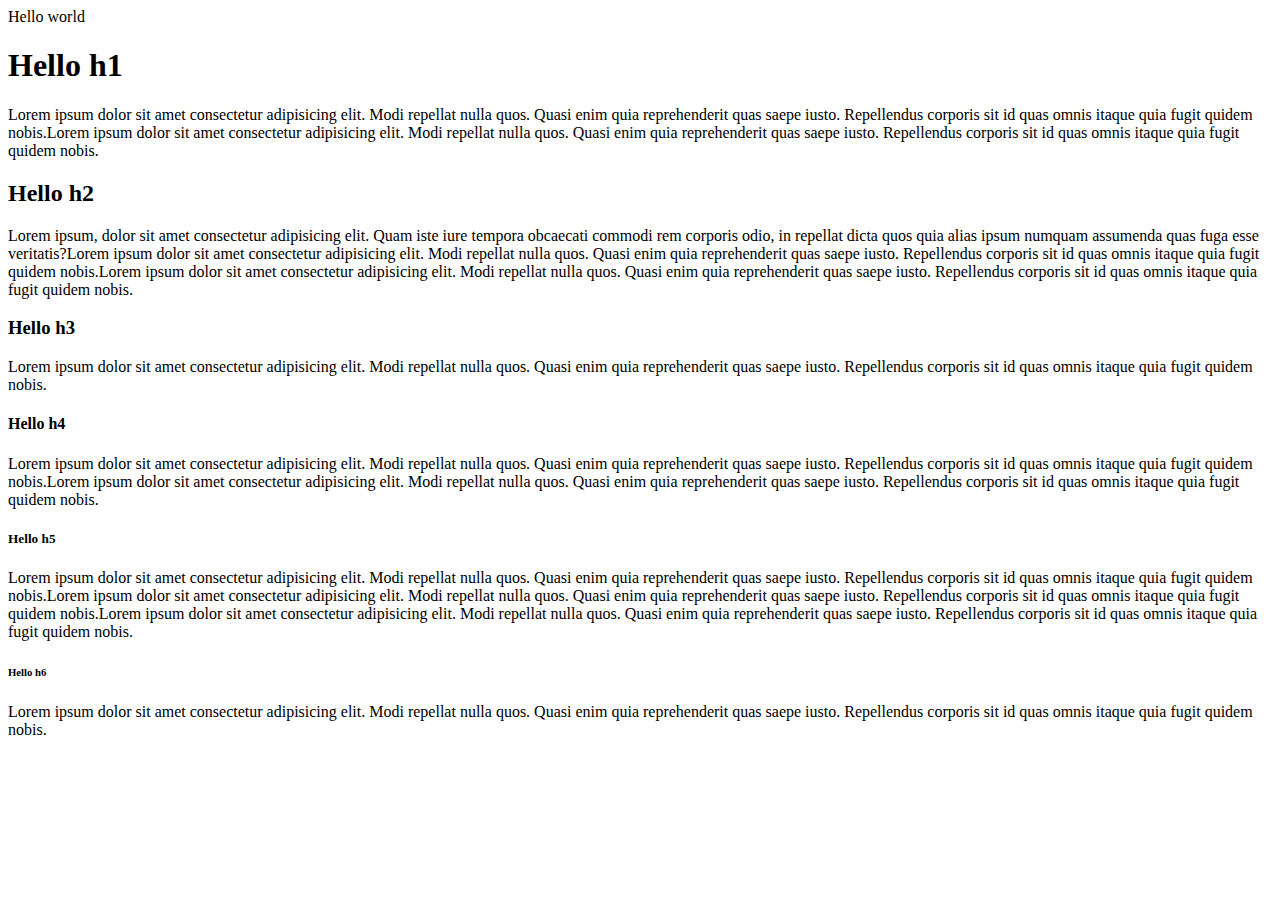
<file: index.html>
<!DOCTYPE html>
<html lang="en">
<head>
    <meta charset="UTF-8">
    <meta name="viewport" content="width=device-width, initial-scale=1.0">
    <title>My first work</title>
</head>
<body>
    Hello world
    <h1> Hello h1</h1>
    <p>Lorem ipsum dolor sit amet consectetur adipisicing elit. Modi repellat nulla quos. Quasi enim quia reprehenderit quas saepe iusto. Repellendus corporis sit id quas omnis itaque quia fugit quidem nobis.Lorem ipsum dolor sit amet consectetur adipisicing elit. Modi repellat nulla quos. Quasi enim quia reprehenderit quas saepe iusto. Repellendus corporis sit id quas omnis itaque quia fugit quidem nobis.</p>
    <h2>Hello h2</h2>
    <p>Lorem ipsum, dolor sit amet consectetur adipisicing elit. Quam iste iure tempora obcaecati commodi rem corporis odio, in repellat dicta quos quia alias ipsum numquam assumenda quas fuga esse veritatis?Lorem ipsum dolor sit amet consectetur adipisicing elit. Modi repellat nulla quos. Quasi enim quia reprehenderit quas saepe iusto. Repellendus corporis sit id quas omnis itaque quia fugit quidem nobis.Lorem ipsum dolor sit amet consectetur adipisicing elit. Modi repellat nulla quos. Quasi enim quia reprehenderit quas saepe iusto. Repellendus corporis sit id quas omnis itaque quia fugit quidem nobis.</p>
    <h3>Hello h3</h3>
    <p>Lorem ipsum dolor sit amet consectetur adipisicing elit. Modi repellat nulla quos. Quasi enim quia reprehenderit quas saepe iusto. Repellendus corporis sit id quas omnis itaque quia fugit quidem nobis.</p>
    <h4>Hello h4</h4>
    <p>Lorem ipsum dolor sit amet consectetur adipisicing elit. Modi repellat nulla quos. Quasi enim quia reprehenderit quas saepe iusto. Repellendus corporis sit id quas omnis itaque quia fugit quidem nobis.Lorem ipsum dolor sit amet consectetur adipisicing elit. Modi repellat nulla quos. Quasi enim quia reprehenderit quas saepe iusto. Repellendus corporis sit id quas omnis itaque quia fugit quidem nobis.</p>
    <h5>Hello h5</h5>
    <p>Lorem ipsum dolor sit amet consectetur adipisicing elit. Modi repellat nulla quos. Quasi enim quia reprehenderit quas saepe iusto. Repellendus corporis sit id quas omnis itaque quia fugit quidem nobis.Lorem ipsum dolor sit amet consectetur adipisicing elit. Modi repellat nulla quos. Quasi enim quia reprehenderit quas saepe iusto. Repellendus corporis sit id quas omnis itaque quia fugit quidem nobis.Lorem ipsum dolor sit amet consectetur adipisicing elit. Modi repellat nulla quos. Quasi enim quia reprehenderit quas saepe iusto. Repellendus corporis sit id quas omnis itaque quia fugit quidem nobis.</p>
    <h6>Hello h6</h6>
    <p>Lorem ipsum dolor sit amet consectetur adipisicing elit. Modi repellat nulla quos. Quasi enim quia reprehenderit quas saepe iusto. Repellendus corporis sit id quas omnis itaque quia fugit quidem nobis.</p>
</body>
</html>
</file>
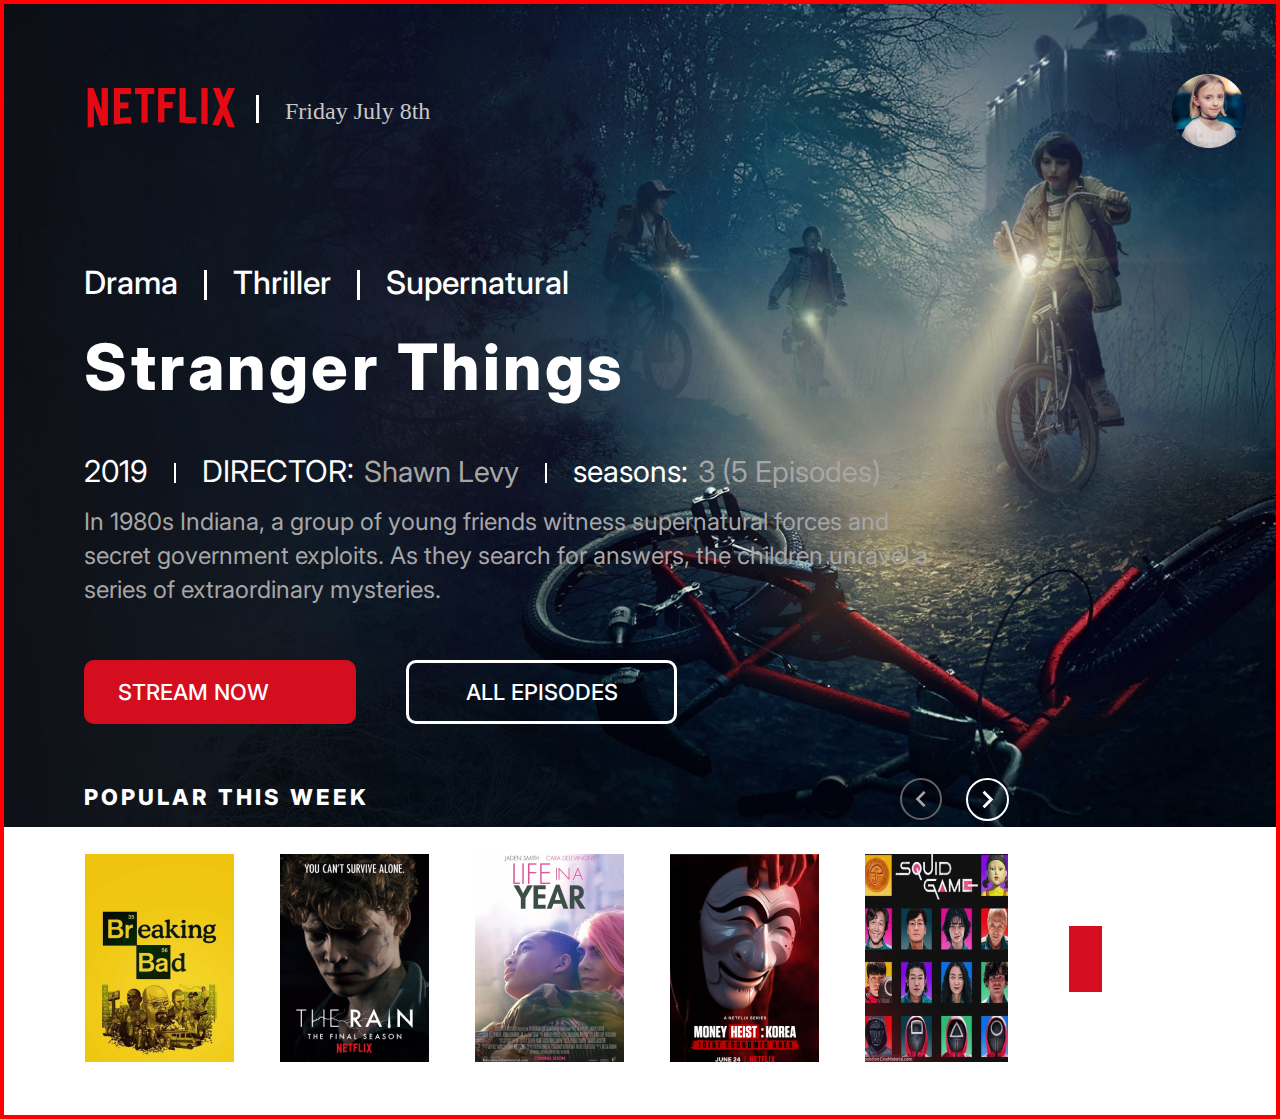
<file: hw5/index.html>
<!DOCTYPE html>
<html lang="en">
<head>
    <meta charset="UTF-8">
    <meta name="viewport" content="width=device-width, initial-scale=1.0">
    <title>netflix</title>
    <link rel="stylesheet" href="https://cdnjs.cloudflare.com/ajax/libs/font-awesome/6.5.1/css/all.min.css" integrity="sha512-DTOQO9RWCH3ppGqcWaEA1BIZOC6xxalwEsw9c2QQeAIftl+Vegovlnee1c9QX4TctnWMn13TZye+giMm8e2LwA==" crossorigin="anonymous" referrerpolicy="no-referrer" />
    <link rel="preconnect" href="https://fonts.googleapis.com">
    <link rel="preconnect" href="https://fonts.gstatic.com" crossorigin>
    <link href="https://fonts.googleapis.com/css2?family=Inter:wght@500&display=swap" rel="stylesheet">
    <link rel="stylesheet" href="style/style.css">
    <link rel="stylesheet" href="style/reset.css">
</head>
<body>
    <section class="section-block">        
        <div class="header-container">
            <div class="logo">
                <a href="#">
                    <img src="img/netflix-logo.png" alt="log" class="img-logo">
                </a>
                <span class="vertical-line" id="line"></span>
                <p class="date">Friday July 8th</p>
            </div>
                <div class="avatar">
                    <i class="fas fa-search elements"></i> 
                    <img src="img/Ellipse.png" alt="elli">
                </div>             
        </div>  
        <div class="kategory">
            <p class="drama">Drama</p>
            <div class="vertical-line2"></div>
            <p class="thriller">Thriller</p>
            <div class="vertical-line3"></div>
            <p class="supernatural">Supernatural</p>
        </div>
             <h1>Stranger Things</h1>
        <div class="word-container">
            <p class="word1">2019</p>
            <div class="vertical-line4"></div>
            <p class="word2">DIRECTOR:</p>
            <p class="word3">Shawn Levy</p>
            <div class="vertical-line5"></div>
            <p class="word4">seasons:</p>
            <p class="word5">3 (5 Episodes)</p>
        </div>
        <p class="description">In 1980s Indiana, a group of young friends witness supernatural forces and secret government exploits. As they search for answers, the children unravel a series of extraordinary mysteries.</p>
        <div class="star">
            <i class="fa-solid fa-star"></i>
            <i class="fa-solid fa-star"></i>
            <i class="fa-solid fa-star"></i>
            <i class="fa-regular fa-star"></i>
            <i class="fa-regular fa-star"></i>
        </div>
        <div class="buttons">
            <a href="#"  class="video-button">
                <span class="button-text">STREAM NOW</span>
                <i class="fas fa-play-circle video-icon"></i>
            </a>
            <a href="#"  class="episodes-button">
                <span class="button-text-alt">ALL EPISODES
               </span>           
            </a>
        </div>
        <div class="bottom-buttons">
            <a href="#" class="text">POPULAR THIS WEEK
            </a> 
            <span class="custom-button-left">
                <svg xmlns="http://www.w3.org/2000/svg" width="34" height="34" viewBox="0 0 34 34" fill="none">
                    <path d="M19.6916 25.075L21.5892 23.1774L15.4253 17L21.5892 10.8226L19.6916 8.925L11.6166 17L19.6916 25.075Z" fill="#A7A6A6"/>
                  </svg>
            </span>
            <span class="custom-button-right">
                <svg xmlns="http://www.w3.org/2000/svg" width="35" height="35" viewBox="0 0 35 35" fill="none">
                    <path d="M14.5959 8.7875L12.5485 10.8349L19.199 17.5L12.5485 24.1651L14.5959 26.2125L23.3084 17.5L14.5959 8.7875Z" fill="white"/>
                    </svg>
            </span>
        </div> 
    <div class="section-footer">
        <div class="footer">
            <a href="#">
                <img src="img/Bad.png" alt="Breaking Bad" class="Bad">
            </a>
            <a href="#">
                <img src="img/Rain.png" alt="The Rain" class="Rain">
            </a>
            <a href="#">
                <img src="img/Life.png" alt="Life in a year" class="Life">
            </a>
            <a href="#">
                <img src="img/Heist.png" alt="Money Heist" class="Heist">
            </a>
            <a href="#">
                <img src="img/Game.png" alt="Squid game" class="game">
            </a>
        </div>
            <div class="block">
                <div class="rod"></div>
                <div class="grey">
                    <p class="age">16+</p>
                </div>  
            </div>
    </div>      
</section>   
</body>
</html>
</file>
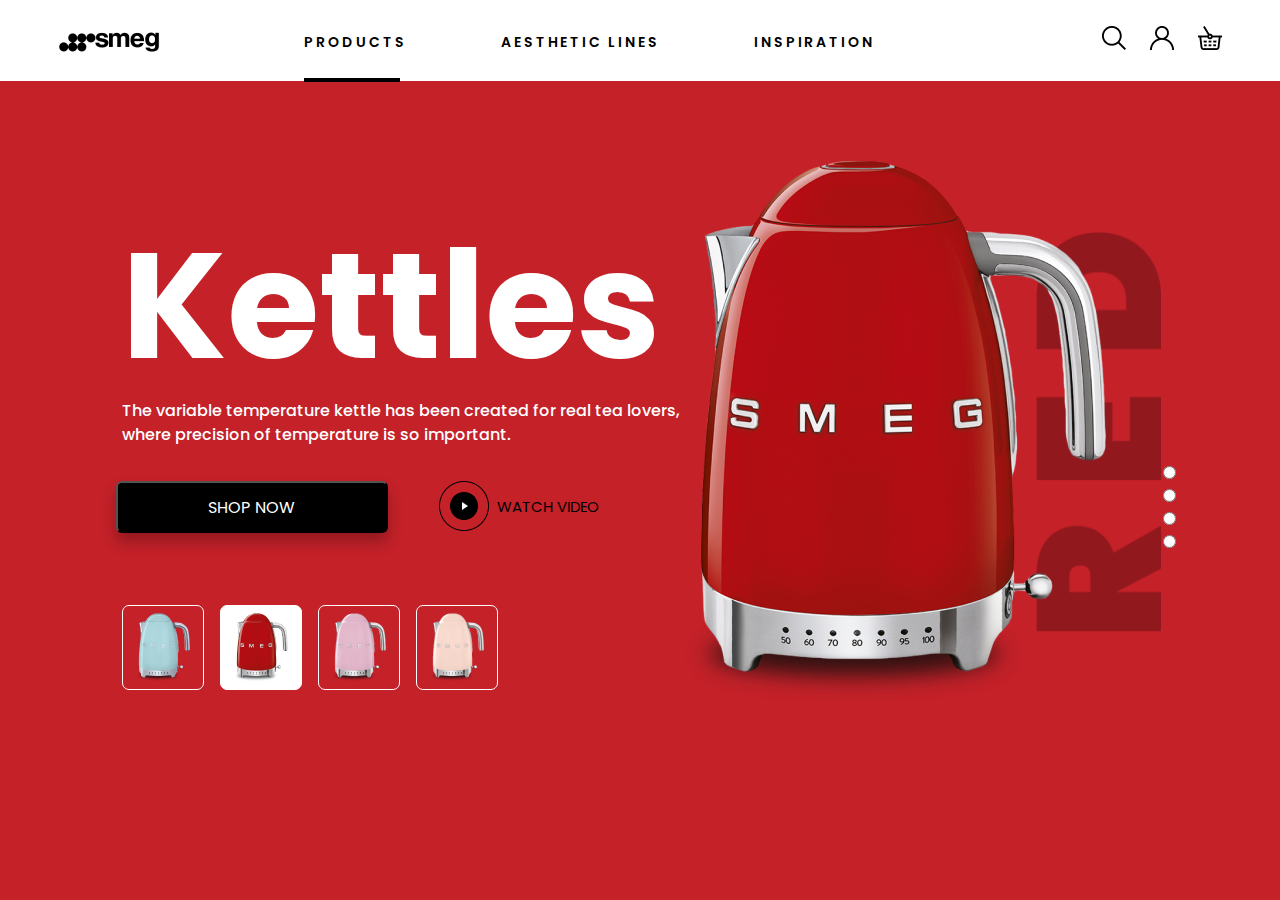
<file: hw7/index.html>
<!DOCTYPE html>
<html lang="en">
<head>
    <meta charset="UTF-8">
    <meta name="viewport" content="width=device-width, initial-scale=1.0">
    <title>Kettles</title>
    <link rel="preconnect" href="https://fonts.googleapis.com">
    <link rel="preconnect" href="https://fonts.gstatic.com" crossorigin>
    <link href="https://fonts.googleapis.com/css2?family=Inter:wght@500&family=Poppins:wght@600&display=swap" rel="stylesheet">
    <link rel="stylesheet" href="style/style.css">
</head>
<body>
    <header>
        <div class="header-block">
            <img src="img/Smeg_logo .png" alt="logo" class="logo">
            <nav class="navigation">
                <ul>
                    <li><a href="#">PRODUCTS</a></li>
                    <li><a href="#">AESTHETIC LINES</a></li>
                    <li><a href="#">INSPIRATION</a></li>
                </ul>
            </nav>
            <div class="icons">
                <img src="img/magnifying-glass.png" alt="glass" class="glass-icon">
                <img src="img/user.png" alt="user" class="user-icon">
                <img src="img/shopping-cart.png" alt="cart" class="cart-icon">             
            </div>           
        </div>
    </header>
    <section  class="wrapper">
        <div class="blok-left">
            <h1>Kettles</h1>
            <p>
                The variable temperature kettle has been created for real tea lovers, where precision of temperature is so important. 
            </p>     
            <div class="buttons">
              <button class="Shop-now">SHOP NOW</button>
              <button class="watch-video"><img src="img/video.png" alt="video">WATCH VIDEO</button>
            </div>          
            <div class="small-block">
               <div class="small"><img src="img/Smeg_1.png" alt="cmall_1"></div>
               <div class="small"><img src="img/Smeg_2.png" alt="cmall_2"></div>
               <div class="small"><img src="img/Smeg_3.png" alt="cmall_3"></div>
               <div class="small"><img src="img/Smeg_4.png" alt="cmall_4"></div>
            </div>
        </div>
        <div class="block-right">
            <img src="img/Smeg.png" alt="kettle" class="ketle-rot">
            <img src="img/RED.png" alt="red" class="red-rot">
        </div>
        <div class="circles">
            <input type="radio" name="group">
            <input type="radio" name="group">
            <input type="radio" name="group">
            <input type="radio" name="group">
        </div>
    </section>
</body>   
</html>
</file>
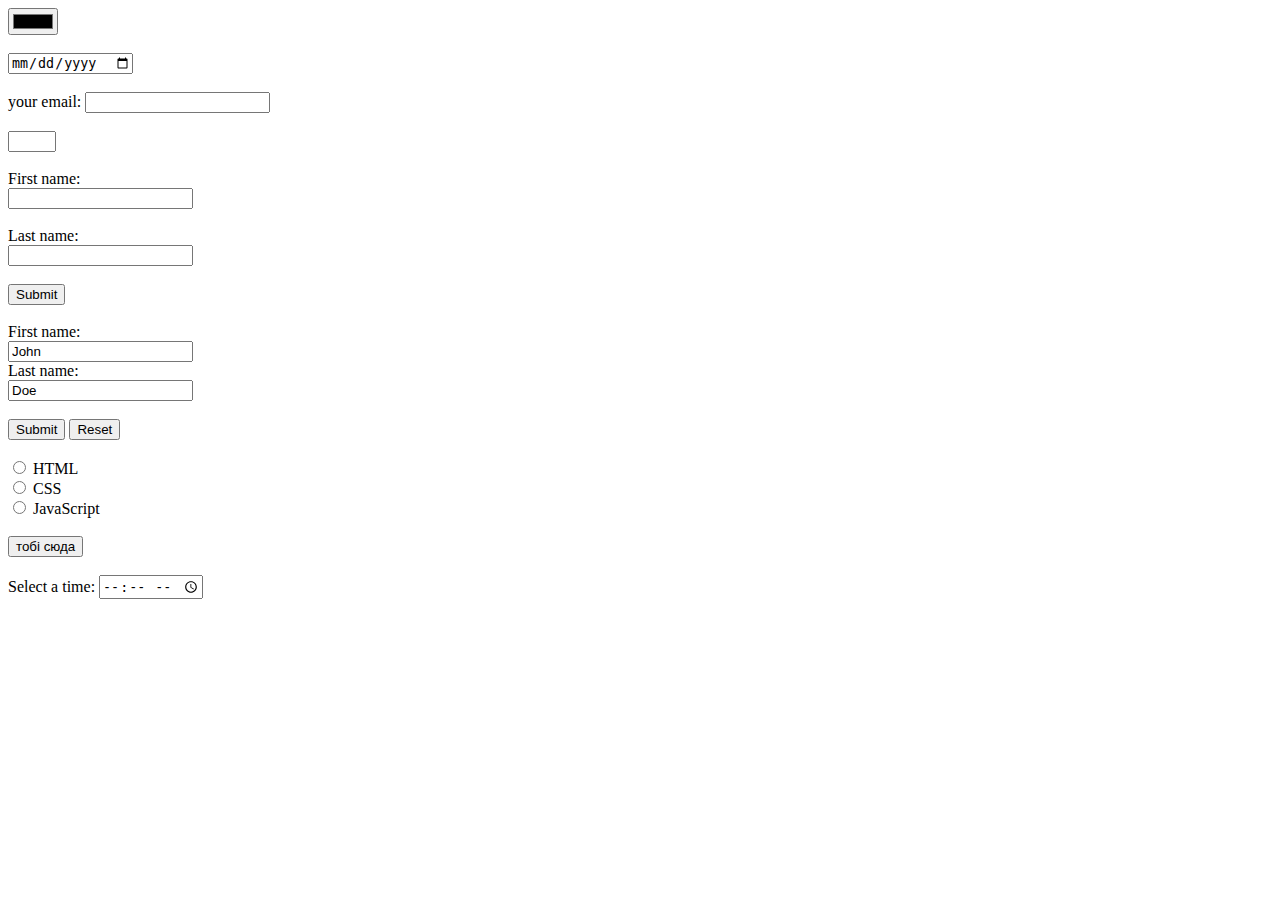
<file: form.html>
<!DOCTYPE html>
<html lang="en">
<head>
    <meta charset="UTF-8">
    <meta name="viewport" content="width=device-width, initial-scale=1.0">
    <title>input</title>
</head>
<body>
    <form action="">
    <input type="color" name="" id="">
    <br><br>
    <input type="date" name="" id="">
    <br><br>
    <label for="email">your email:</label>
    <input type="email" id="email" name="email">
    <br><br>
    <label for="quantity">
    <input type="number" id="quantity" name="quantity" min="1" max="5">
    <br><br>
    <label for="fname">First name:</label><br>
    <input type="text" id="fname" name="fname">
    <br><br>
    <label for="lname">Last name:</label>
    <br>
    <input type="text" id="lname" name="lname">
    <br><br>
    <input type="submit" value="Submit">
    <br><br>
    <label for="fname">First name:</label><br>
    <input type="text" id="fname" name="fname" value="John"><br>
    <label for="lname">Last name:</label><br>
    <input type="text" id="lname" name="lname" value="Doe"><br><br>
    <input type="submit" value="Submit">
    <input type="reset" value="Reset">
    <br><br>
    <input type="radio" id="html" name="fav_language" value="HTML">
    <label for="html">HTML</label><br>
    <input type="radio" id="css" name="fav_language" value="CSS">
    <label for="css">CSS</label><br>
    <input type="radio" id="javascript" name="fav_language" value="JavaScript">
    <label for="javascript">JavaScript</label>
    <br><br>
    <input type="button" onclick="alert('Hello World!')" value="тобі сюда">
    <br><br>
    <label for="appt">Select a time:</label>
  <input type="time" id="appt" name="appt">
</form>
</body>
</html>
</file>
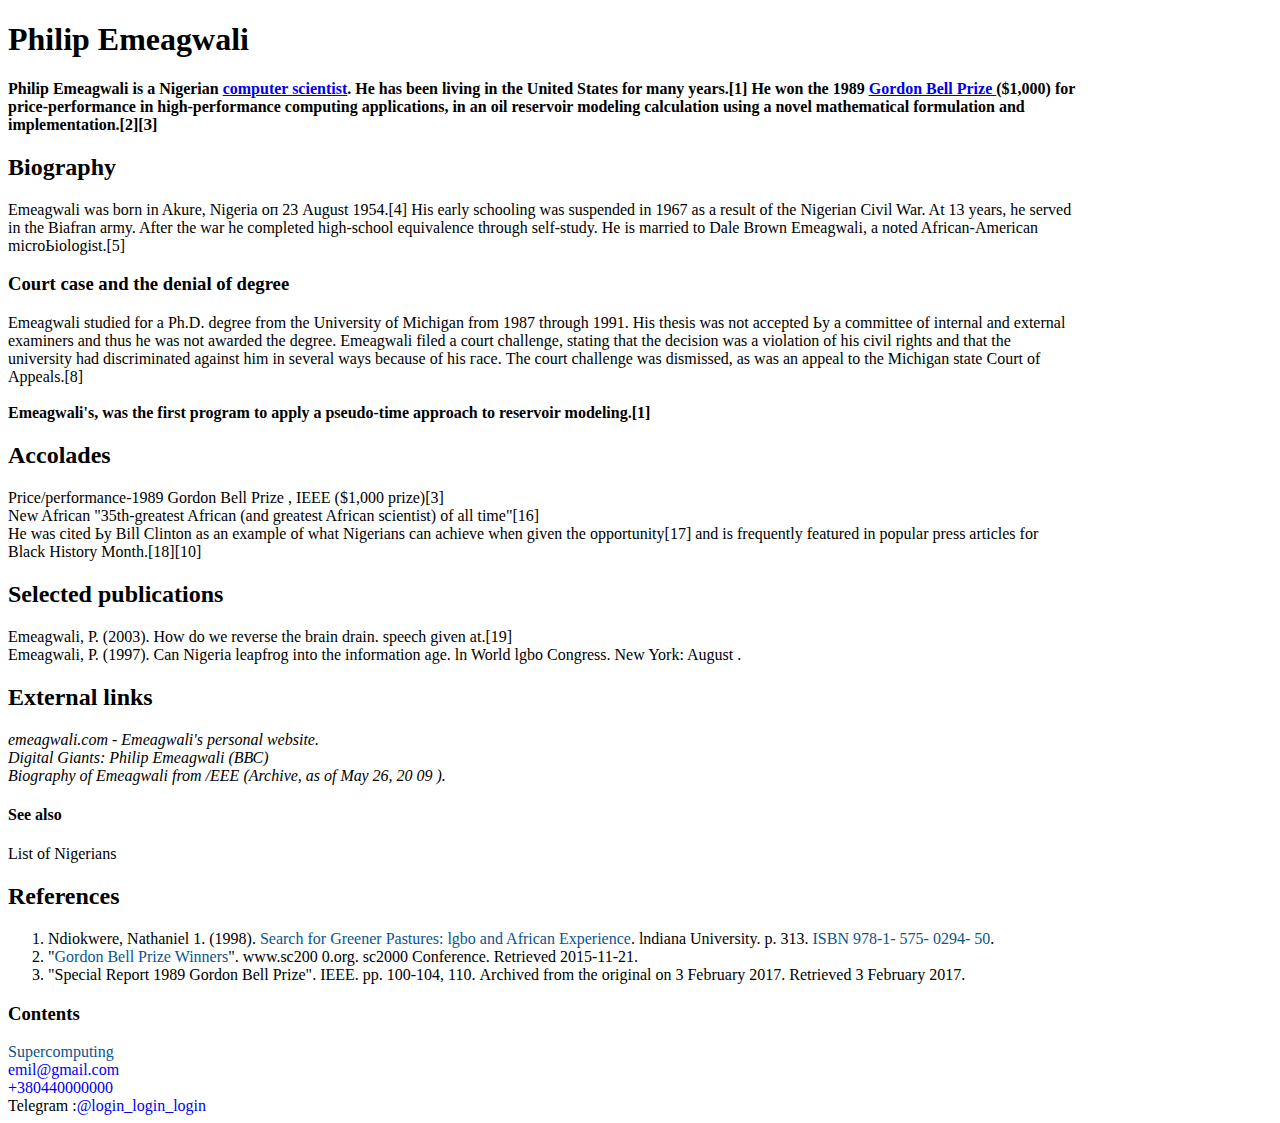
<file: pdf.html>
<!DOCTYPE html>
<html lang="en">
<head>
    <meta charset="UTF-8">
    <meta name="viewport" content="width=device-width, initial-scale=1.0">
    <title>PDF</title>
</head>
<body>
    <h1>Philip Emeagwali</h1>
    <p>
       <strong>Philip Emeagwali is а Nigerian <a href="#">computer scientist</a>. Не has been living in the United States for many years.[1] Не won the 1989  <a href="#">Gordon Bell Prize </a>($1,000) for <br>price-performance in high-performance computing applications, in an oil reservoir modeling calculation using а novel mathematical formulation and <br>implementation.[2][З]</strong>
        
    </p>
    <h2>Biography</h2>
    <p>
        Emeagwali was born in Akure, Nigeria оп 23 August 1954.[4] His early schooling was suspended in 1967 as а result of the Nigerian Civil War. At 13 years, he served <br>in the Biafran army. After the war he completed high-school equivalence through self-study. Не is married to Dale Brown Emeagwali, а noted African-American <br>microЬiologist.[5]
    </p>
    <h3>Court case and the denial of degree</h3>
    <p>
        Emeagwali studied for а Ph.D. degree from the University of Michigan from 1987 through 1991. His thesis was not accepted Ьу а committee of internal and external <br>examiners and thus he was not awarded the degree. Emeagwali filed а court challenge, stating that the decision was а violation of his civil rights and that the <br>university had discriminated against him in several ways because of his гасе. The court challenge was dismissed, as was an appeal to the Michigan state Court of <br>Appeals.[8]
       <br>
       <br><strong> Emeagwali's, was the first program to apply а pseudo-time approach to reservoir modeling.[1]</strong>
    </p>
    <h2>Accolades</h2>
    <p>
        Price/performance-1989 Gordon Bell Prize , IEEE ($1,000 prize)[3]
        <br>New African "35th-greatest African (and greatest African scientist) of all time"[16]
        <br>Не was cited Ьу Bill Clinton as an example of what Nigerians can achieve when given the opportunity[17] and is frequently featured in popular press articles for <br>Black History Month.[18][10]
    </p>
    <h2>Selected publications</h2>
    <p>
        Emeagwali, Р. (2003). How do we reverse the brain drain. speech given at.[19]
        <br>Emeagwali, Р. (1997). Can Nigeria leapfrog into the information age. ln World lgbo Congress. New York: August .
    </p>
    <h2>External links</h2>
    <p>
        <em>emeagwali.com - Emeagwali's personal website. <br>Digital Giants: Philip Emeagwali (ВВС)
        <br>Biography of Emeagwali from /ЕЕЕ (Archive, as of Мау 26, 20 09 ).</em>
    </p>
    <h4>See also</h4>
    <p>List of Nigerians</p>
    <h2>References</h2>
    <ol>
        <li>
            Ndiokwere, Nathaniel 1. (1998). <span style="color: rgb(7, 85, 142);">Search for Greener Pastures: lgbo and African Experience</span>. lndiana University. р. 313. <span style="color: rgb(7, 85, 142);">ISBN 978-1- 575- 0294- 50</span>.
        </li>
        <li>
            "<span style="color: rgb(7, 85, 142);">Gordon Bell Prize Winners</span>". www.sc200 0.org. sc2000 Conference. Retrieved 2015-11-21.
        </li>
        <li>
            "Special Report 1989 Gordon Bell Prize". IEEE. рр. 100-104, 110. Archived from the original on 3 February 2017. Retrieved 3 February 2017.
        </li>
    </ol>
    <h3>Contents</h3>
   <div>
    <span style="color: rgb(7, 85, 142);">Supercomputing</span>
    <br><a href="mailto:emil@gmail.com" style="text-decoration: none;">emil@gmail.com</a>
    <br><a href="tel:+380440000000" style="text-decoration: none;">+380440000000</a>
    <br>Telegram :<a href="https:telegram-group" style="text-decoration: none;">@login_login_login</a>
   </div> 
    
</body>
</html>
</file>
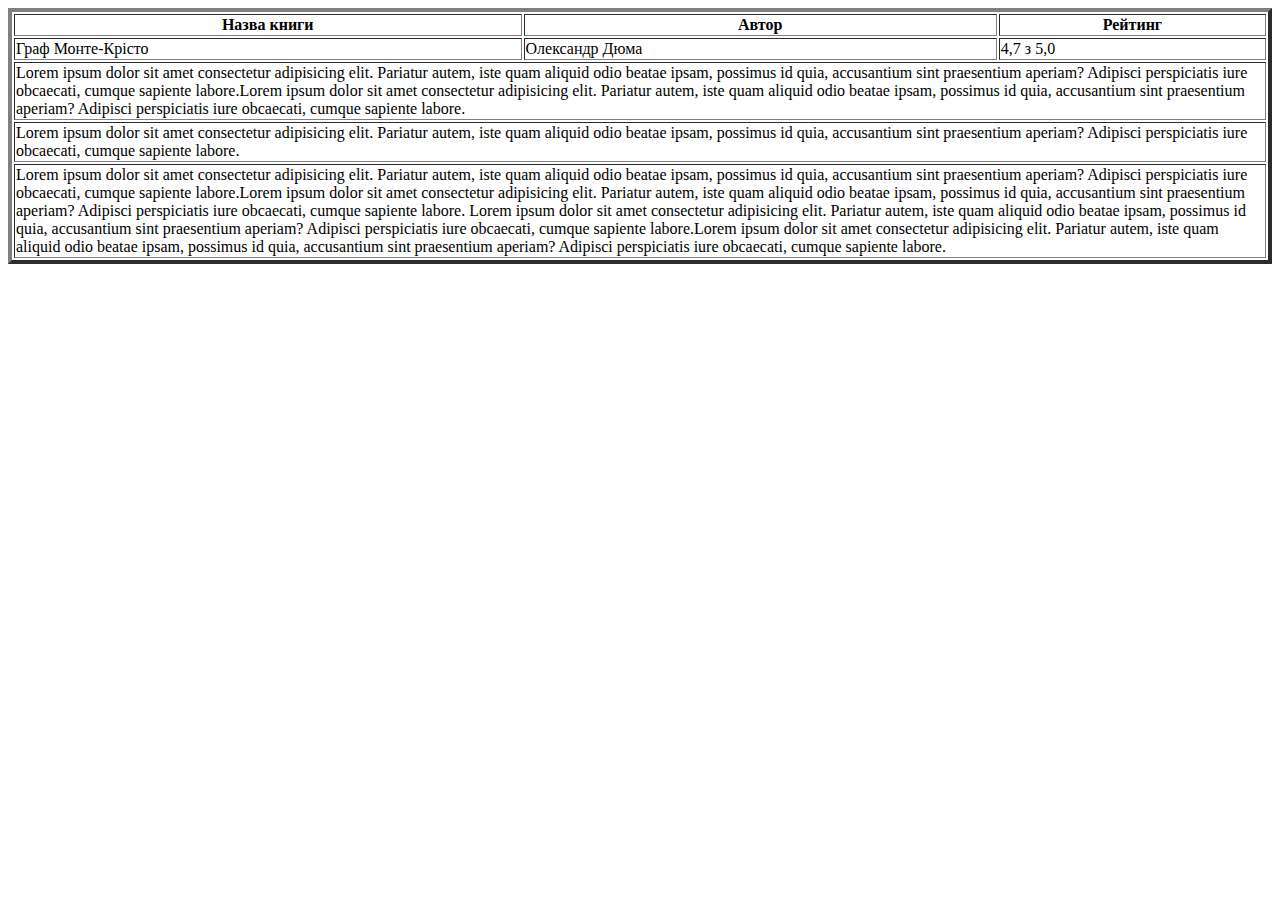
<file: table.html>
<!DOCTYPE html>
<html lang="en">
<head>
    <meta charset="UTF-8">
    <meta name="viewport" content="width=device-width, initial-scale=1.0">
    <title>Document</title>
</head>
<body>
    <table border="4" style="width: 100%;">
        <thead>
        <tr>
            <th>Назва книги</th>
            <th>Автор</th>
            <th>Рейтинг</th>
        </tr>
    </thead>
    <tbody>
        <tr>
            <td>Граф Монте-Крісто</td>
            <td>Олександр Дюма</td>
            <td>4,7 з 5,0</td>
        </tr>
        <tr>
            <td colspan="3">Lorem ipsum dolor sit amet consectetur adipisicing elit. Pariatur autem, iste quam aliquid odio beatae ipsam, possimus id quia, accusantium sint praesentium aperiam? Adipisci perspiciatis iure obcaecati, cumque sapiente labore.Lorem ipsum dolor sit amet consectetur adipisicing elit. Pariatur autem, iste quam aliquid odio beatae ipsam, possimus id quia, accusantium sint praesentium aperiam? Adipisci perspiciatis iure obcaecati, cumque sapiente labore.</td>
        </tr>
        <tr>
            <td colspan="3">Lorem ipsum dolor sit amet consectetur adipisicing elit. Pariatur autem, iste quam aliquid odio beatae ipsam, possimus id quia, accusantium sint praesentium aperiam? Adipisci perspiciatis iure obcaecati, cumque sapiente labore.</td>
        </tr>
        <tr>
            <td colspan="3">Lorem ipsum dolor sit amet consectetur adipisicing elit. Pariatur autem, iste quam aliquid odio beatae ipsam, possimus id quia, accusantium sint praesentium aperiam? Adipisci perspiciatis iure obcaecati, cumque sapiente labore.Lorem ipsum dolor sit amet consectetur adipisicing elit. Pariatur autem, iste quam aliquid odio beatae ipsam, possimus id quia, accusantium sint praesentium aperiam? Adipisci perspiciatis iure obcaecati, cumque sapiente labore.
                Lorem ipsum dolor sit amet consectetur adipisicing elit. Pariatur autem, iste quam aliquid odio beatae ipsam, possimus id quia, accusantium sint praesentium aperiam? Adipisci perspiciatis iure obcaecati, cumque sapiente labore.Lorem ipsum dolor sit amet consectetur adipisicing elit. Pariatur autem, iste quam aliquid odio beatae ipsam, possimus id quia, accusantium sint praesentium aperiam? Adipisci perspiciatis iure obcaecati, cumque sapiente labore.
            </td>
        </tr>
        
        
    </tbody>
    </table>
    
</body>
</html>
</file>
<file: hw5/style/style.css>
*{
    box-sizing: border-box;
}
body{
    margin: 0;
    font-family: 'Inter', sans-serif;
    background-image: url('../img/Rectangle.png'); 
    background-repeat: no-repeat;
    background-size: 100%;
    background-position: top;
}
.a{
    display: inline-block;    
}
.section-block{
    padding-left: 80px;
    padding-top: 70px;
    margin: 0 auto;
    border: 4px solid red;    
}
.header-container{
   
    margin: 0 auto;
    display: flex;
    justify-content: space-between;
    align-items: center;
    flex-direction: row;
    margin-bottom: 115px;
}
.logo{
    display: flex;
    align-items: center;
    flex-direction: row;
    

}

.logo img{
    width: 156px;
    display: inline-block;
   
}
.vertical-line{
    display: inline-block;
    background-color: #FFF;
    width: 3px; 
    height: 28px;  
    margin: 0px 26px 5px 16px;
}
.vertical-line2,
.vertical-line3{
    display: inline-block;
    background-color: #FFF;
    width: 3px; 
    height: 30px;  
    margin: 5px 26px 0px 26px;
}
.vertical-line4,
.vertical-line5{
    display: inline-block;
    background-color: #FFF;
    width: 2px; 
    height: 20px;  
    margin: 3px 26px 0px 26px;
}
.date{
    color: #C8C8C8;
    width: 213px;
    font-size: 24px;
    font-weight: 500;
    line-height: normal;
    display: inline-block;
}
.avatar{
    display: flex;
    align-items: center;
    margin-right: 30px;
}
.elements{
    color: #FFF;
    font-size: 43px;
    margin-right: 45px;
}
.kategory{
    display: flex;
    align-items: center;
    margin-bottom: 26px;
}
.drama,
.thriller,
.supernatural{
    color: #FFF;
    font-family: Inter;
    font-size: 32px;
    font-style: normal;
    font-weight: 500;
    line-height: normal;
}
a{
    display: inline-block;
}
body h1{
    color: #FFF;
    width: 580px;
    height: 94px;
    font-family: Inter;
    font-size: 64px;
    font-weight: 800;
    line-height: normal;
    letter-spacing: 3.52px;
    margin-bottom: 34px;   
}
.word-container{
    display: flex;
    align-items: center;
    margin-bottom: 19px;
}
.word1,
.word2,
.word4{
    color: #FFF;
    font-family: Inter;
    font-size: 30px;
}
.word3,
.word5{
    color: #A7A6A6;
    font-family: Inter;
    font-size: 29px;
    margin-left: 10px;
}
.description{
    width: 864px;
    color: #A7A6A6;
    font-family: Inter;
    font-size: 24px;
    font-style: normal;
    font-weight: 400;
    line-height: 141.523%;
    margin-bottom: 28px;
    padding-bottom: 0;
}
.star{
    color: #FFEA2B;
    font-size: 32px;
    margin-bottom: 53px;
}
.star i:nth-child(4){
    color: #FFF; 
}
.star i:nth-child(5){
    color: #FFF; 
}
.buttons{
    display: flex;
    align-items: center;
    margin-bottom: 54px;
}
.video-button{
    display: flex;
    align-items: center;
    width: 272px;
    height: 64px;
    border-radius: 10px;
    background: #D40D1F;
    padding: 0;
    margin-right: 50px;
    text-decoration: none;
}
.button-text{
    color: #FFF;
    font-family: Inter;
    font-size: 22px;
    font-weight: 500;
    margin-right: 16px;
    margin-left: 34px;
}
.video-icon{
    color: #FFF;
    font-size: 32px;
    margin: 0;
}
.episodes-button{
    display: flex;
    align-items: center;
    width: 271px;
    height: 64px;
    border-radius: 10px;
    border: 3px solid #FFF;
    background-color: transparent;
    text-decoration: none;
    justify-content: center;
}
.button-text-alt{
    width: 184px;
    color: #FFF;
    font-family: Inter;
    font-size: 22px;
    font-weight: 500;
   text-align: center;
   
}
.text{
    width: 342px;
    height: 26px;
    color: #FFF;
    font-family: Inter;
    font-size: 22px;
    font-weight: 800;
    text-decoration: none;
    letter-spacing: 2.97px;
    margin-right: 524px;
}
.bottom-buttons{
    display: flex;
    align-items: center;
    margin-bottom: 32px;
    width: 925px;
}
.custom-button-left {
    display: inline-flex;
    justify-content: center;
    align-items: center;
    border: 2px solid rgb(100, 98, 98);
    padding: 2px;
    border-radius: 50%;
    cursor: pointer;
}
.custom-button-left svg {
    width: 32,3px; 
    height: 32,3px; 
}
.custom-button-right{
    display: inline-flex;
    justify-content: center;
    align-items: center;
    border: 2px solid rgb(255, 255, 255);
    padding: 2px;
    border-radius: 50%;
    margin-left: 24px;
    cursor: pointer;
}
.custom-button-right svg {
    width: 34,85px; 
    height: 34,85px; 
}
.section-footer{
    display: flex;
    align-items: center;
    padding-bottom: 49px;
   }  
.Bad,
.Rain,
.Life,
.Heist{
    margin-right: 40px;
}
.block{
    margin-left: auto; 
    display: flex;
    align-items: center;
    margin-left: auto; 
}
.rod{
    width: 33px;
    height: 66px;
    background-color: #D40D1F; 
}
.grey{
    width: 174px;
    height: 66px;
    background-color: rgba(255, 255, 255, 0.49);
    display: flex;
    align-items: center;  
    justify-content: center;
}
.age{
    color: #FFF;
    font-family: Inter;
    font-size: 24px;
    text-align: center;
}
</file>
<file: hw7/style/style.css>
*{
    box-sizing: border-box;
}
body{
    margin: 0;
    font-family: 'Poppins', sans-serif;
    background: #C42129;
    background-size: 100%;
    background-position: top;
}
header{
    background-color: #FFF;
    width: 100%;
    height: 9%;
    justify-content: space-between;
    padding: 26px 0 24px 0;
}
.header-block{
    width: 91%;
    display: flex;
    align-items: center;
    margin: 0 auto;
}
.logo{
    width: 102px;
    height: 20px;
    margin-right: 20%;
}
.navigation{ 
    display: flex;
    justify-content: center;
    width: 42%;
    white-space: nowrap;
}
.navigation li {
    position: relative;
}
.navigation li:first-child a::after {
    content: "";
    display: block;
    width: 6rem;
    height: 0.25rem;
    background-color: #000;  /* Цвет линии */
    position: absolute;
    margin-top: 24px;
    left: 0;
}
ul {
    list-style: none;
    padding: 0;
    margin: 0;
    display: flex;      
}
li {
    margin-right: 95px;
}
a {
    text-decoration: none;
    color: #000;
    font-family: Poppins;
    font-size: 14px;
    font-weight: 600;
    line-height: normal;
    letter-spacing: 2.8px;    
}
.icons{
    margin-left: auto;
}
.glass-icon,
.user-icon,
.cart-icon{
   width: 24px;
   height: auto;
   margin-left: 20px;
}
.wrapper{
    width: 91%;
    display: flex;
    align-items: center;
    margin: 0 auto;
    padding: 0 0 0 5%; 
    flex-wrap: wrap;
    position: relative;
}
.blok-left{
    display: flex;
    flex-direction: column;
    width: 50%; 
}
h1{
    color: #FFF;
    font-family: Poppins;
    font-size: 150px;
    font-weight: 700;
    line-height: 150px; 
    margin: 150px 0 2px 0; 
}
p{
    color: #FFF;
    font-family: Poppins;
    font-size: 16px;
    font-weight: 500;
    line-height: 24px; 
    width: 560px;
}
.buttons{
    width: 564px;
    display: flex;
    position: absolute;
    top: 400px; /* Разместить .block-right сверху */
    left: 5%;  
}
.Shop-now{
    display: flex;
    align-items: center;
    width: 272px;
    height: 52px;
    padding: 14px 90px;
    border-radius: 6px;
    background: #000;
    box-shadow: 0px 9px 14px 0px rgba(0, 0, 0, 0.25);
    color: #FFF;
    font-family: Poppins;
    font-size: 16px;
    margin-right: 2.88rem;
}
.watch-video{
    display: inline-flex;
    justify-content: center;
    align-items: center;
    gap: 8px;
    width: 170px;
    height: 50px;
    color: #000;
    font-family: Poppins;
    font-size: 15px;
    padding: 0;
    background: none;
    border: none;
}
.block-right{
    width: 50%;
    display: flex;
    align-items: center;
    position: absolute;
    top: 80px; /* Разместить .block-right сверху */
    right: 4%; /* Отступ справа */
}
.ketle-rot,
.red-rot{
    margin-left: 5.75rem;  
}
.ketle-rot{
    height: 542px;
}
.red-rot{
    max-height: 400px; /* Максимальная высота изображения */
    height: 100%; /* Занимает 100% доступной высоты */
    width: auto; /* Сохраняет пропорции ширины */
    position: relative;
    height: 500px;
    z-index: -1;
    display: flex;
    color: #91191E;
    margin-left: -70px;  
}
.small-block{
    display: flex;
    margin: 0 auto;
    margin-left: 0;
}
.small{  
    display: flex;
    padding: 7px 13px;
    flex-direction: row;
    border: 1px solid white;
    border-radius: 7px;
    justify-content: center ;
    margin-right: 16px;
    margin-top: 142px;
}
.small:nth-child(2) {
    background-color: white;
}
.circles{
    display: flex; 
    align-items: flex-end;
    margin-left: 10px;
    flex-direction: column; /* Изменено направление на вертикальное */
    align-items: flex-start; /* Добавлено выравнивание по верхнему краю */
    position: absolute;
    top: 380px; /* Разместить .block-right сверху */
    right: 4%; /* Отступ справа */ 
}
.circles input {
    background-color: transparent;
    border: 1px solid white;
    border-radius: 50%;
    margin: 5px 0;  
}

@media (max-width: 1024px){
    .wrapper{
        flex-direction: column;
    }
     
}
</file>
